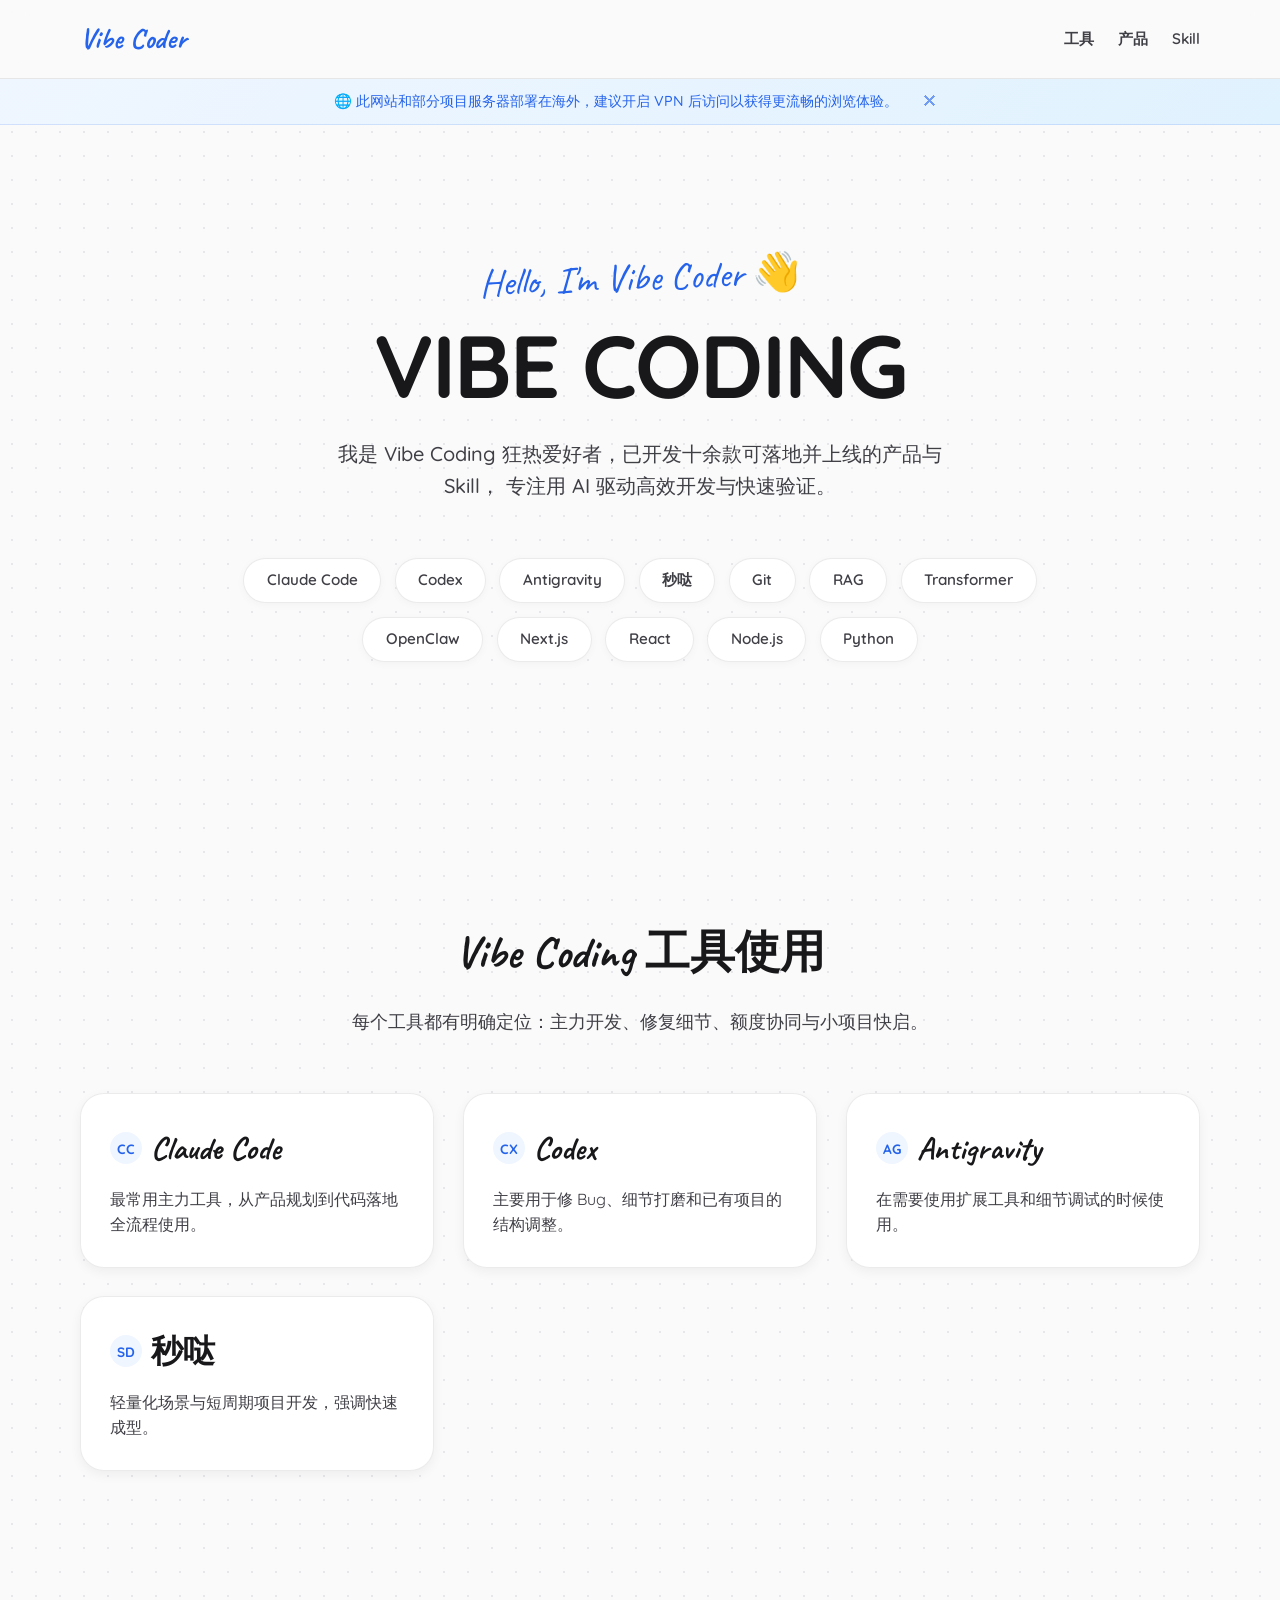
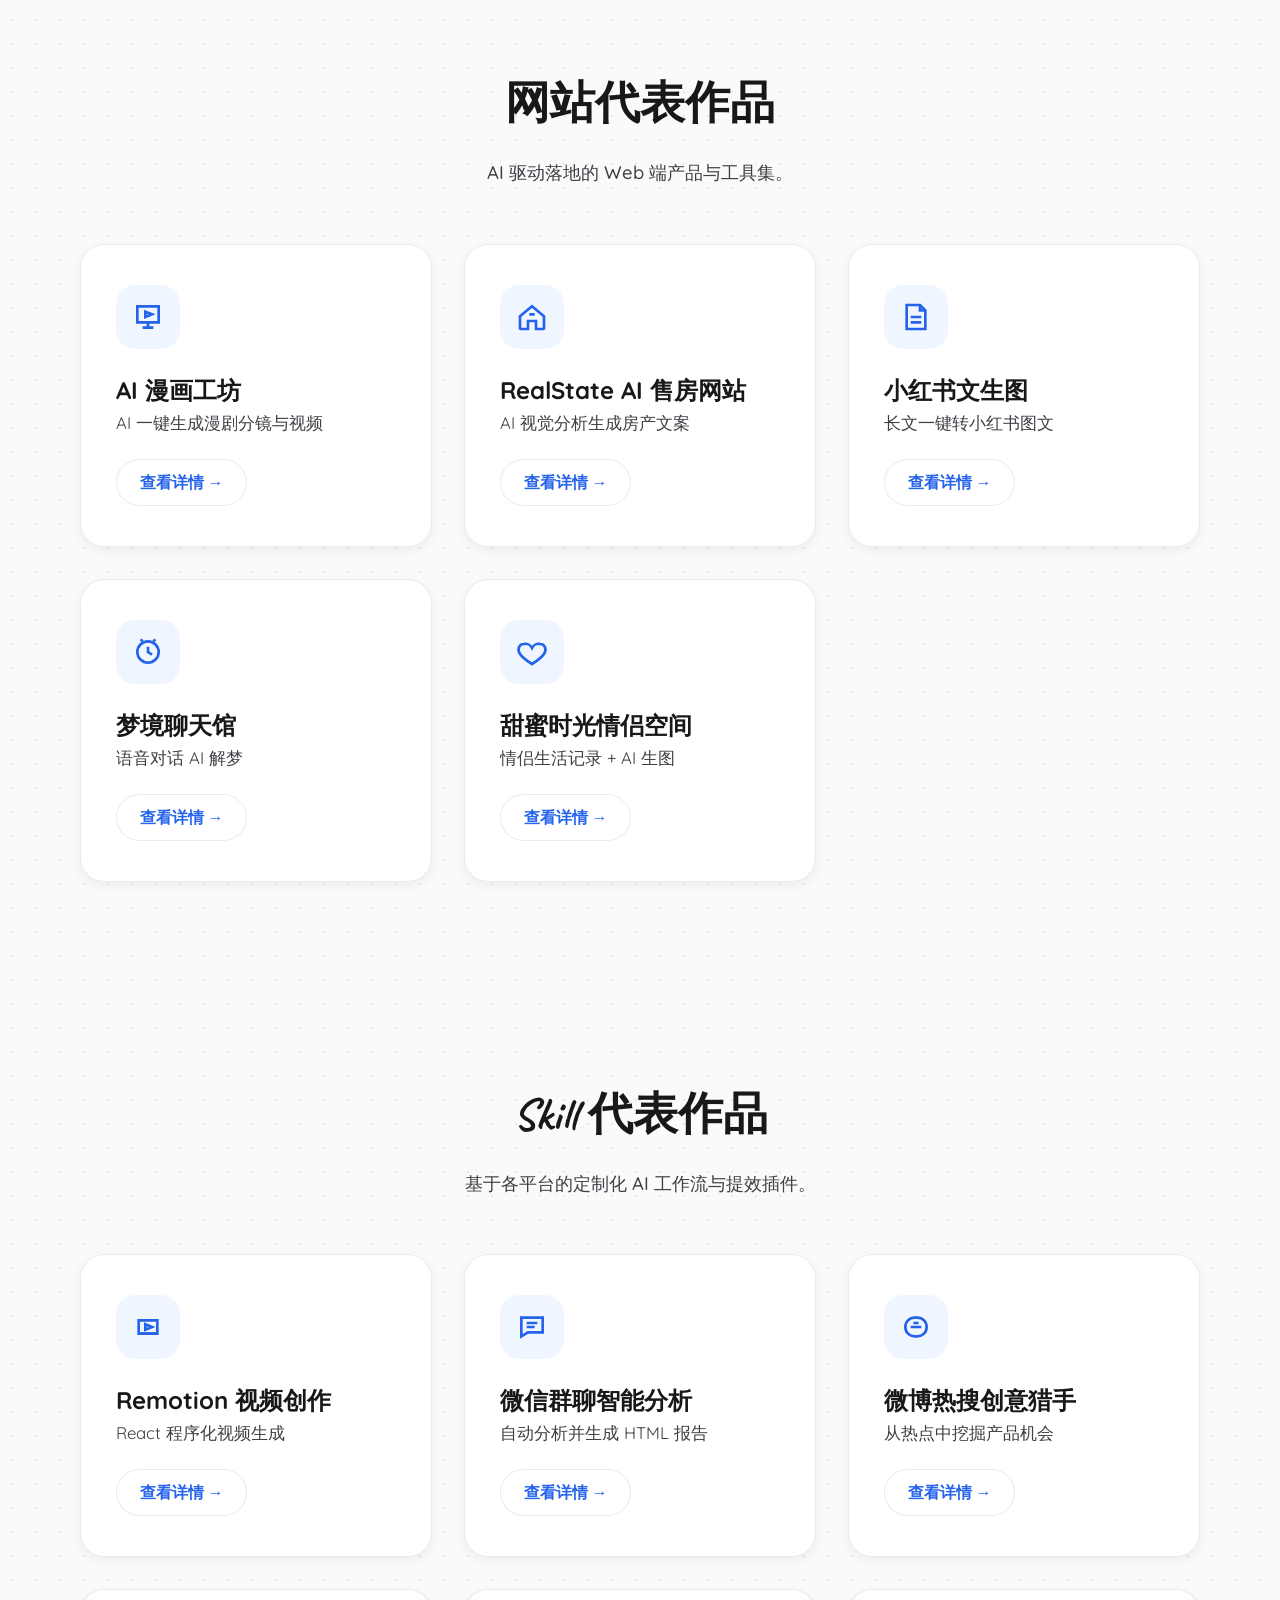
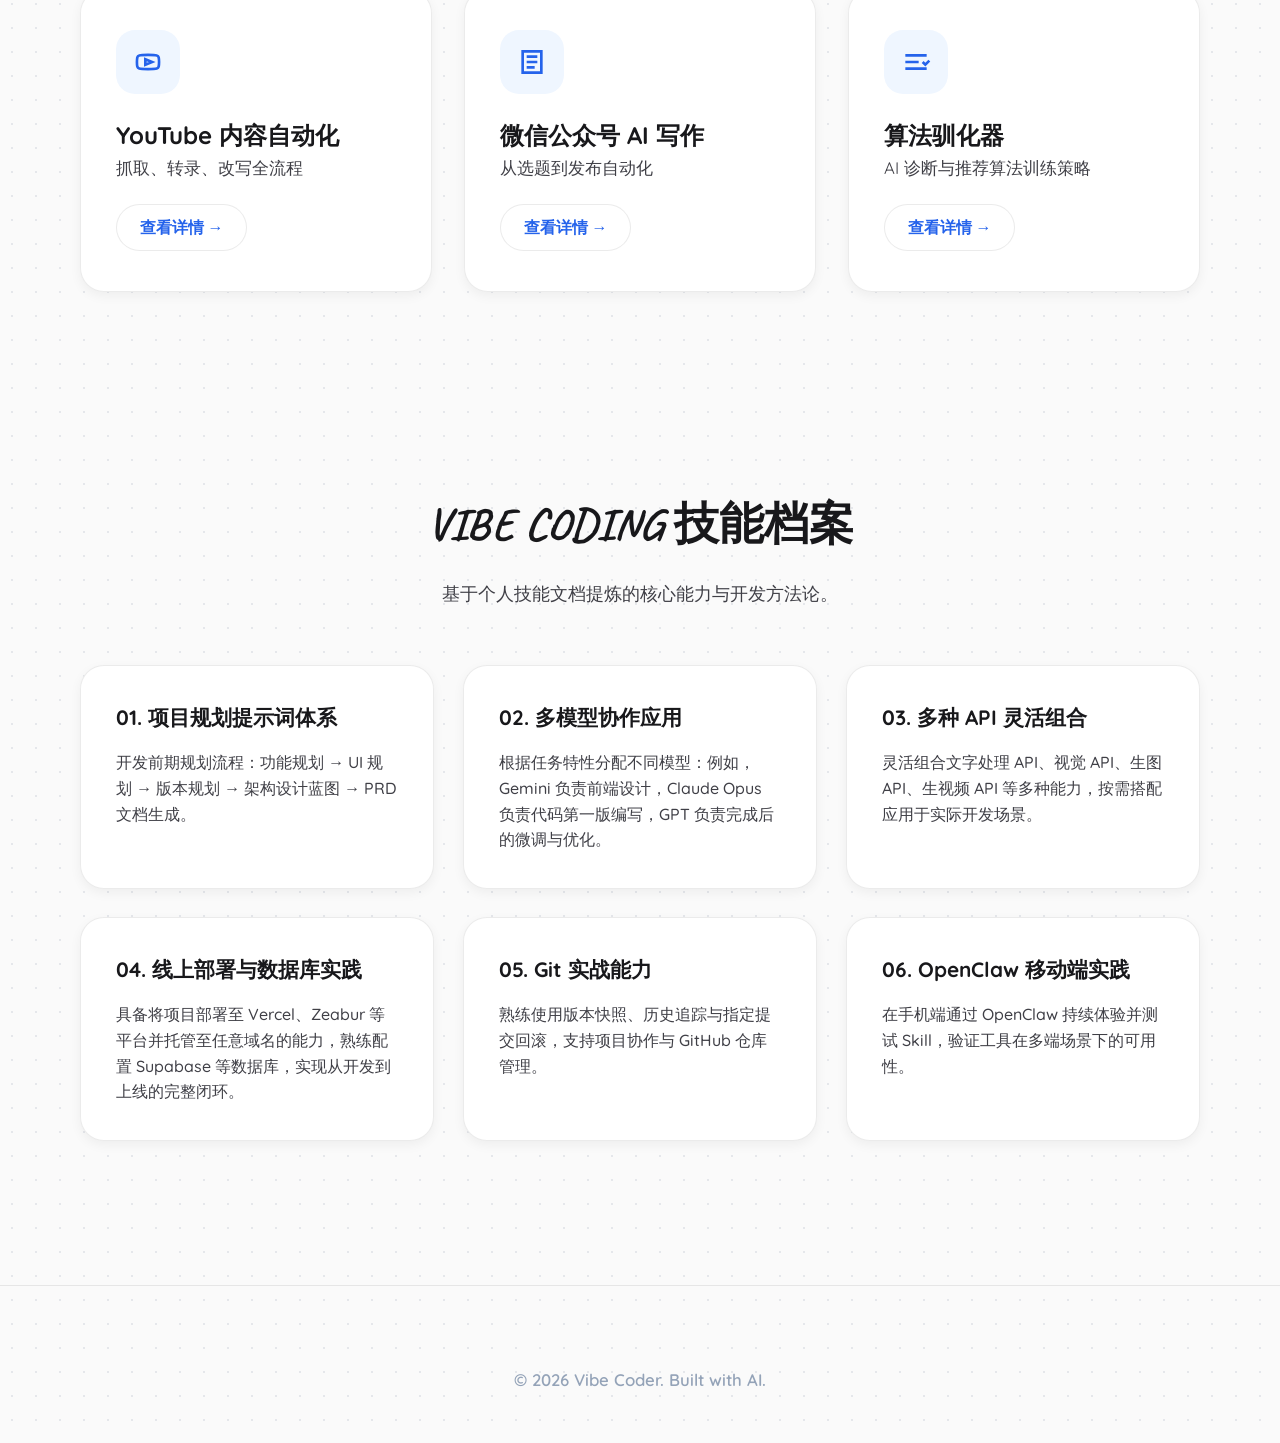
<file: index.html>
<!doctype html>
<html lang="zh-CN">

<head>
  <meta charset="utf-8">
  <meta name="viewport" content="width=device-width, initial-scale=1">
  <title>Vibe Coder | 个人主页</title>
  <meta name="description" content="Vibe Coder 个人主页：展示 AI Coding 工具熟练度与项目成果。">
  <!-- Fonts -->
  <link rel="preconnect" href="https://fonts.googleapis.com">
  <link rel="preconnect" href="https://fonts.gstatic.com" crossorigin>
  <link
    href="https://fonts.googleapis.com/css2?family=Caveat:wght@400;500;600;700&family=Quicksand:wght@300;400;500;600;700&display=swap"
    rel="stylesheet">
  <link rel="stylesheet" href="css/style.css?v=20260223-1">
</head>

<body>
  <header class="top-nav">
    <div class="container nav-inner">
      <div class="logo">Vibe Coder</div>
      <nav aria-label="主导航">
        <a href="#skills">工具</a>
        <a href="#projects">产品</a>
        <a href="#skill-projects">Skill</a>
      </nav>
    </div>
  </header>

  <div class="vpn-banner" id="vpn-banner">
    <p>🌐 此网站和部分项目服务器部署在海外，建议开启 VPN 后访问以获得更流畅的浏览体验。</p>
    <button onclick="this.parentElement.style.display='none'" aria-label="关闭提示">✕</button>
  </div>

  <main class="site-wrapper">
    <!-- Hero -->
    <section id="hero" class="section hero reveal">
      <p class="hero-kicker">Hello, I'm Vibe Coder 👋</p>
      <h1 class="hero-title">VIBE CODING</h1>
      <p class="hero-subtitle">
        我是 Vibe Coding 狂热爱好者，已开发十余款可落地并上线的产品与 Skill，
        专注用 AI 驱动高效开发与快速验证。
      </p>

      <ul class="skill-pills" aria-label="核心技能标签">
        <li>Claude Code</li>
        <li>Codex</li>
        <li>Antigravity</li>

        <li>秒哒</li>
        <li>Git</li>
        <li>RAG</li>
        <li>Transformer</li>
        <li>OpenClaw</li>
        <li>Next.js</li>
        <li>React</li>
        <li>Node.js</li>
        <li>Python</li>
      </ul>
    </section>

    <!-- Skills (Tools) -->
    <section id="skills" class="section container reveal">
      <h2 class="section-title">Vibe Coding 工具使用</h2>
      <p class="section-subtitle">每个工具都有明确定位：主力开发、修复细节、额度协同与小项目快启。</p>
      <div class="tools-grid">
        <article class="skill-row card tilt-card">
          <div class="skill-meta">
            <div class="skill-name"><span class="skill-mark">CC</span>Claude Code</div>
          </div>
          <p class="skill-feature">最常用主力工具，从产品规划到代码落地全流程使用。</p>
        </article>

        <article class="skill-row card tilt-card">
          <div class="skill-meta">
            <div class="skill-name"><span class="skill-mark">CX</span>Codex</div>
          </div>
          <p class="skill-feature">主要用于修 Bug、细节打磨和已有项目的结构调整。</p>
        </article>

        <article class="skill-row card tilt-card">
          <div class="skill-meta">
            <div class="skill-name"><span class="skill-mark">AG</span>Antigravity</div>
          </div>
          <p class="skill-feature">在需要使用扩展工具和细节调试的时候使用。</p>
        </article>

        <article class="skill-row card tilt-card">
          <div class="skill-meta">
            <div class="skill-name"><span class="skill-mark">SD</span>秒哒</div>
          </div>
          <p class="skill-feature">轻量化场景与短周期项目开发，强调快速成型。</p>
        </article>
      </div>
    </section>

    <!-- Web Projects -->
    <section id="projects" class="section container reveal">
      <h2 class="section-title">网站代表作品</h2>
      <p class="section-subtitle">AI 驱动落地的 Web 端产品与工具集。</p>

      <div class="project-grid">
        <a href="detail.html?item=web-manju" class="project-card card tilt-card" aria-label="查看详情">
          <div class="project-icon">
            <svg viewBox="0 0 24 24" fill="none">
              <path d="M4 4h16v12H4z" />
              <path d="m10 8 5 2-5 2z" />
              <path d="M8 20h8M12 16v4" />
            </svg>
          </div>
          <div>
            <h3>AI 漫画工坊</h3>
            <p>AI 一键生成漫剧分镜与视频</p>
          </div>
          <span class="btn-primary">查看详情 &rarr;</span>
        </a>

        <a href="detail.html?item=web-realstate" class="project-card card tilt-card" aria-label="查看详情">
          <div class="project-icon">
            <svg viewBox="0 0 24 24" fill="none">
              <path d="M3 11.5 12 4l9 7.5V20a1 1 0 0 1-1 1h-5v-6H9v6H4a1 1 0 0 1-1-1v-8.5Z" />
              <path d="M10 10h4" />
            </svg>
          </div>
          <div>
            <h3>RealState AI 售房网站</h3>
            <p>AI 视觉分析生成房产文案</p>
          </div>
          <span class="btn-primary">查看详情 &rarr;</span>
        </a>

        <a href="detail.html?item=web-xhs" class="project-card card tilt-card" aria-label="查看详情">
          <div class="project-icon">
            <svg viewBox="0 0 24 24" fill="none">
              <path d="M5 3h10l4 4v14H5z" />
              <path d="M15 3v4h4" />
              <path d="M8 12h8M8 16h8" />
            </svg>
          </div>
          <div>
            <h3>小红书文生图</h3>
            <p>长文一键转小红书图文</p>
          </div>
          <span class="btn-primary">查看详情 &rarr;</span>
        </a>

        <a href="detail.html?item=web-dream" class="project-card card tilt-card" aria-label="查看详情">
          <div class="project-icon">
            <svg viewBox="0 0 24 24" fill="none">
              <path d="M4 12a8 8 0 1 1 16 0 8 8 0 0 1-16 0Z" />
              <path d="M12 8v4l3 2" />
              <path d="M8 4 6.5 2.5M16 4l1.5-1.5" />
            </svg>
          </div>
          <div>
            <h3>梦境聊天馆</h3>
            <p>语音对话 AI 解梦</p>
          </div>
          <span class="btn-primary">查看详情 &rarr;</span>
        </a>



        <a href="detail.html?item=web-couple" class="project-card card tilt-card" aria-label="查看详情">
          <div class="project-icon">
            <svg viewBox="0 0 24 24" fill="none">
              <path
                d="M12 21s-7-4.35-9.33-8.1C.91 10.09 2.22 6 5.9 6A5.5 5.5 0 0 1 12 9a5.5 5.5 0 0 1 6.1-3c3.68 0 4.99 4.09 3.23 6.9C19 16.65 12 21 12 21Z" />
            </svg>
          </div>
          <div>
            <h3>甜蜜时光情侣空间</h3>
            <p>情侣生活记录 + AI 生图</p>
          </div>
          <span class="btn-primary">查看详情 &rarr;</span>
        </a>
      </div>
    </section>

    <!-- Skill Projects -->
    <section id="skill-projects" class="section container reveal">
      <h2 class="section-title">Skill 代表作品</h2>
      <p class="section-subtitle">基于各平台的定制化 AI 工作流与提效插件。</p>

      <div class="project-grid">
        <a href="detail.html?item=skill-remotion" class="project-card card tilt-card" aria-label="查看详情">
          <div class="project-icon">
            <svg viewBox="0 0 24 24" fill="none">
              <path d="M5 7h14v10H5z" />
              <path d="m10 10 5 2-5 2z" />
              <path d="M5 17h14" />
            </svg>
          </div>
          <div>
            <h3>Remotion 视频创作</h3>
            <p>React 程序化视频生成</p>
          </div>
          <span class="btn-primary">查看详情 &rarr;</span>
        </a>

        <a href="detail.html?item=skill-wechatlog" class="project-card card tilt-card" aria-label="查看详情">
          <div class="project-icon">
            <svg viewBox="0 0 24 24" fill="none">
              <path d="M4 5h16v11H9l-5 3V5Z" />
              <path d="M8 9h8M8 12h6" />
            </svg>
          </div>
          <div>
            <h3>微信群聊智能分析</h3>
            <p>自动分析并生成 HTML 报告</p>
          </div>
          <span class="btn-primary">查看详情 &rarr;</span>
        </a>

        <a href="detail.html?item=skill-weibo" class="project-card card tilt-card" aria-label="查看详情">
          <div class="project-icon">
            <svg viewBox="0 0 24 24" fill="none">
              <path d="M4 12c0-4 3-7 7-7h2c4 0 7 3 7 7s-3 7-7 7h-2c-4 0-7-3-7-7Z" />
              <path d="M8 12h8" />
              <path d="M10 9h4" />
            </svg>
          </div>
          <div>
            <h3>微博热搜创意猎手</h3>
            <p>从热点中挖掘产品机会</p>
          </div>
          <span class="btn-primary">查看详情 &rarr;</span>
        </a>

        <a href="detail.html?item=skill-youtube" class="project-card card tilt-card" aria-label="查看详情">
          <div class="project-icon">
            <svg viewBox="0 0 24 24" fill="none">
              <path
                d="M20 8.5a2 2 0 0 0-1.4-1.4C17.3 6.7 12 6.7 12 6.7s-5.3 0-6.6.4A2 2 0 0 0 4 8.5 20 20 0 0 0 3.7 12c0 1.2 0 2.4.3 3.5a2 2 0 0 0 1.4 1.4c1.3.4 6.6.4 6.6.4s5.3 0 6.6-.4a2 2 0 0 0 1.4-1.4c.2-1.1.3-2.3.3-3.5 0-1.2-.1-2.4-.3-3.5Z" />
              <path d="m10 10 5 2-5 2z" />
            </svg>
          </div>
          <div>
            <h3>YouTube 内容自动化</h3>
            <p>抓取、转录、改写全流程</p>
          </div>
          <span class="btn-primary">查看详情 &rarr;</span>
        </a>

        <a href="detail.html?item=skill-wechat-article" class="project-card card tilt-card" aria-label="查看详情">
          <div class="project-icon">
            <svg viewBox="0 0 24 24" fill="none">
              <path d="M5 4h14v16H5z" />
              <path d="M8 8h8M8 12h8M8 16h6" />
            </svg>
          </div>
          <div>
            <h3>微信公众号 AI 写作</h3>
            <p>从选题到发布自动化</p>
          </div>
          <span class="btn-primary">查看详情 &rarr;</span>
        </a>

        <a href="detail.html?item=skill-algorithm-tamer" class="project-card card tilt-card" aria-label="查看详情">
          <div class="project-icon">
            <svg viewBox="0 0 24 24" fill="none">
              <path d="M4 7h16M4 12h10M4 17h16" />
              <path d="M17 12l2 2 3-3" />
            </svg>
          </div>
          <div>
            <h3>算法驯化器</h3>
            <p>AI 诊断与推荐算法训练策略</p>
          </div>
          <span class="btn-primary">查看详情 &rarr;</span>
        </a>
      </div>
    </section>

    <!-- Vibe Skills Archive -->
    <section class="section container reveal">
      <h2 class="section-title">VIBE CODING 技能档案</h2>
      <p class="section-subtitle">基于个人技能文档提炼的核心能力与开发方法论。</p>

      <div class="vibe-skill-grid">
        <article class="vibe-skill-card card tilt-card">
          <h3>01. 项目规划提示词体系</h3>
          <p>开发前期规划流程：功能规划 → UI 规划 → 版本规划 → 架构设计蓝图 → PRD 文档生成。</p>
        </article>

        <article class="vibe-skill-card card tilt-card">
          <h3>02. 多模型协作应用</h3>
          <p>根据任务特性分配不同模型：例如，Gemini 负责前端设计，Claude Opus 负责代码第一版编写，GPT 负责完成后的微调与优化。</p>
        </article>

        <article class="vibe-skill-card card tilt-card">
          <h3>03. 多种 API 灵活组合</h3>
          <p>灵活组合文字处理 API、视觉 API、生图 API、生视频 API 等多种能力，按需搭配应用于实际开发场景。</p>
        </article>

        <article class="vibe-skill-card card tilt-card">
          <h3>04. 线上部署与数据库实践</h3>
          <p>具备将项目部署至 Vercel、Zeabur 等平台并托管至任意域名的能力，熟练配置 Supabase 等数据库，实现从开发到上线的完整闭环。</p>
        </article>

        <article class="vibe-skill-card card tilt-card">
          <h3>05. Git 实战能力</h3>
          <p>熟练使用版本快照、历史追踪与指定提交回滚，支持项目协作与 GitHub 仓库管理。</p>
        </article>

        <article class="vibe-skill-card card tilt-card">
          <h3>06. OpenClaw 移动端实践</h3>
          <p>在手机端通过 OpenClaw 持续体验并测试 Skill，验证工具在多端场景下的可用性。</p>
        </article>
      </div>
    </section>
  </main>

  <footer class="footer">
    <div class="container container-inner">
      <p class="copyright">© <span id="year"></span> Vibe Coder. Built with AI.</p>
    </div>
  </footer>

  <script src="js/main.js?v=20260223-1"></script>
</body>

</html>
</file>
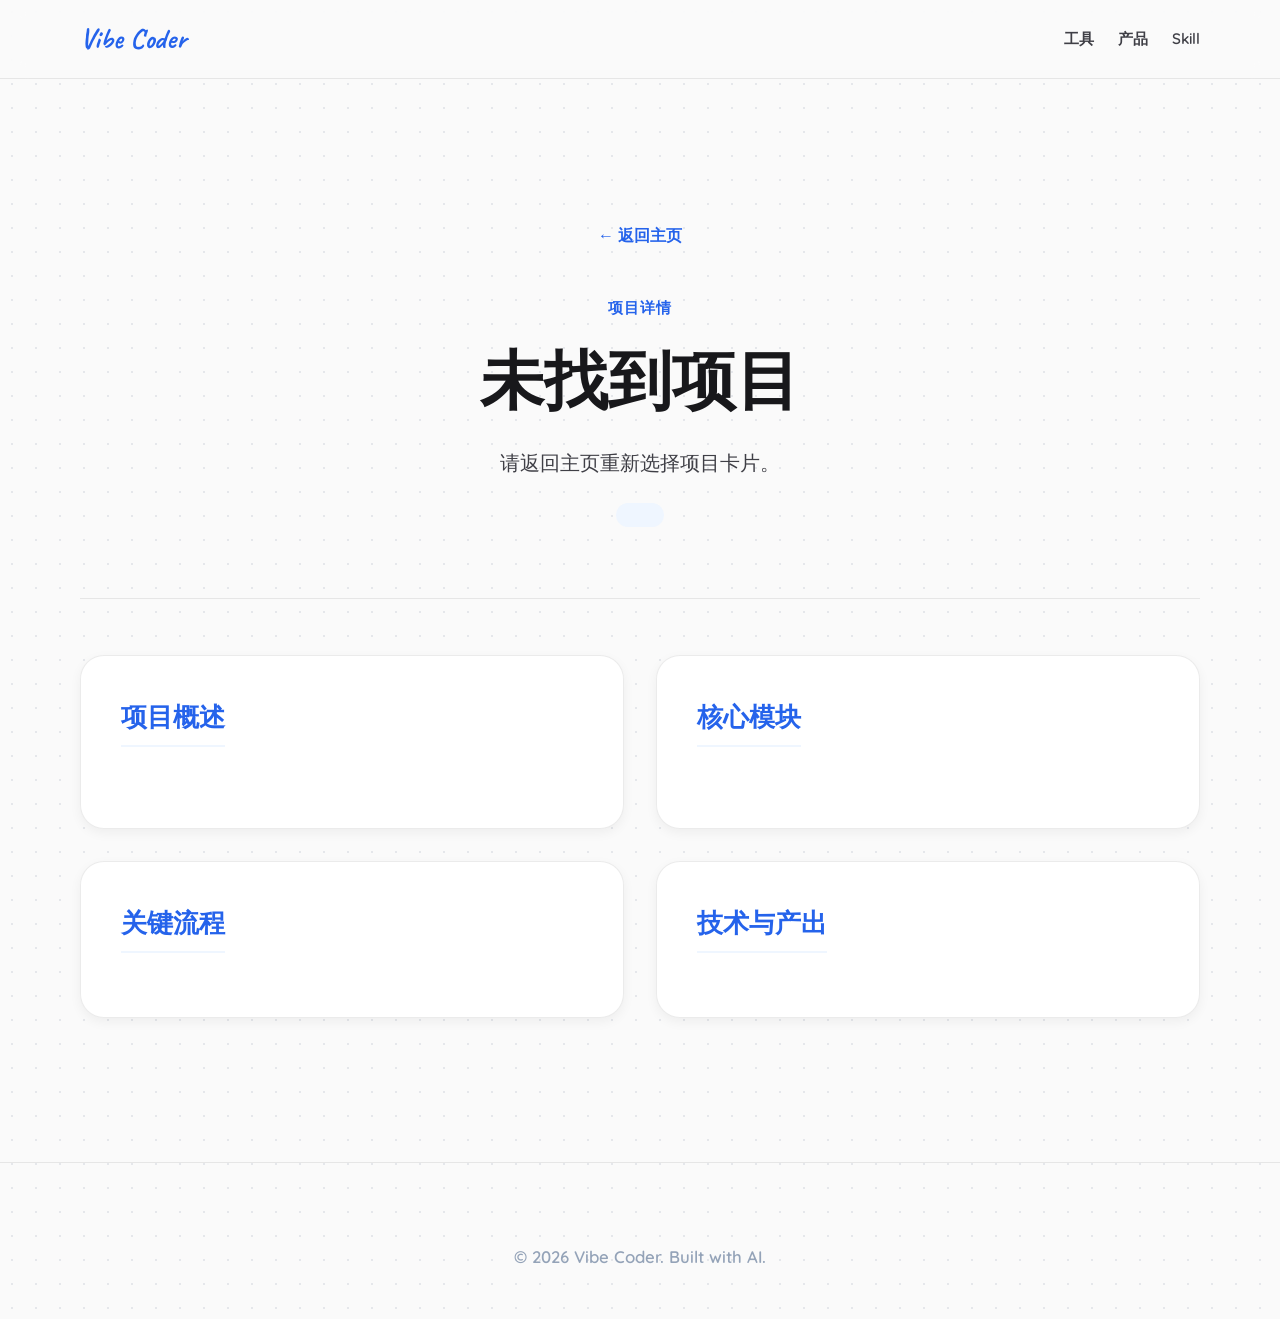
<file: detail.html>
<!doctype html>
<html lang="zh-CN">

<head>
  <meta charset="utf-8">
  <meta name="viewport" content="width=device-width, initial-scale=1">
  <title>项目详情 | Vibe Coder</title>
  <meta name="description" content="Vibe Coder 项目详情页">
  <link rel="preconnect" href="https://fonts.googleapis.com">
  <link rel="preconnect" href="https://fonts.gstatic.com" crossorigin>
  <link
    href="https://fonts.googleapis.com/css2?family=Caveat:wght@400;500;600;700&family=Quicksand:wght@300;400;500;600;700&display=swap"
    rel="stylesheet">
  <link rel="stylesheet" href="css/style.css?v=20260223-1">
</head>

<body>
  <header class="top-nav">
    <div class="container nav-inner">
      <div class="logo">Vibe Coder</div>
      <nav aria-label="主导航">
        <a href="index.html#skills">工具</a>
        <a href="index.html#projects">产品</a>
        <a href="index.html#skill-projects">Skill</a>
      </nav>
    </div>
  </header>

  <main class="site-wrapper detail-main container section">
    <div class="detail-header reveal">
      <a class="back-link" href="index.html">← 返回主页</a>
      <p id="detail-category" class="detail-category"></p>
      <h1 id="detail-title" class="detail-title"></h1>
      <p id="detail-tagline" class="detail-tagline"></p>

      <div id="detail-special-note" class="detail-special-note" hidden></div>
      <div id="detail-links" class="detail-links"></div>
    </div>

    <div class="detail-content-grid reveal">
      <article class="detail-card card tilt-card">
        <h2>项目概述</h2>
        <p id="detail-summary"></p>
        <p id="detail-positioning"></p>
      </article>

      <article class="detail-card card tilt-card">
        <h2>核心模块</h2>
        <ul id="detail-modules" class="detail-list"></ul>
      </article>

      <article class="detail-card card tilt-card">
        <h2>关键流程</h2>
        <ol id="detail-flow" class="detail-list"></ol>
      </article>

      <article class="detail-card card tilt-card">
        <h2>技术与产出</h2>
        <ul id="detail-stack" class="detail-list"></ul>
      </article>
    </div>
  </main>

  <footer class="footer">
    <div class="container container-inner">
      <p class="copyright">© <span id="year"></span> Vibe Coder. Built with AI.</p>
    </div>
  </footer>

  <script src="js/detail-data.js"></script>
  <script src="js/detail.js"></script>
  <script src="js/main.js?v=20260223-1"></script>
</body>

</html>
</file>
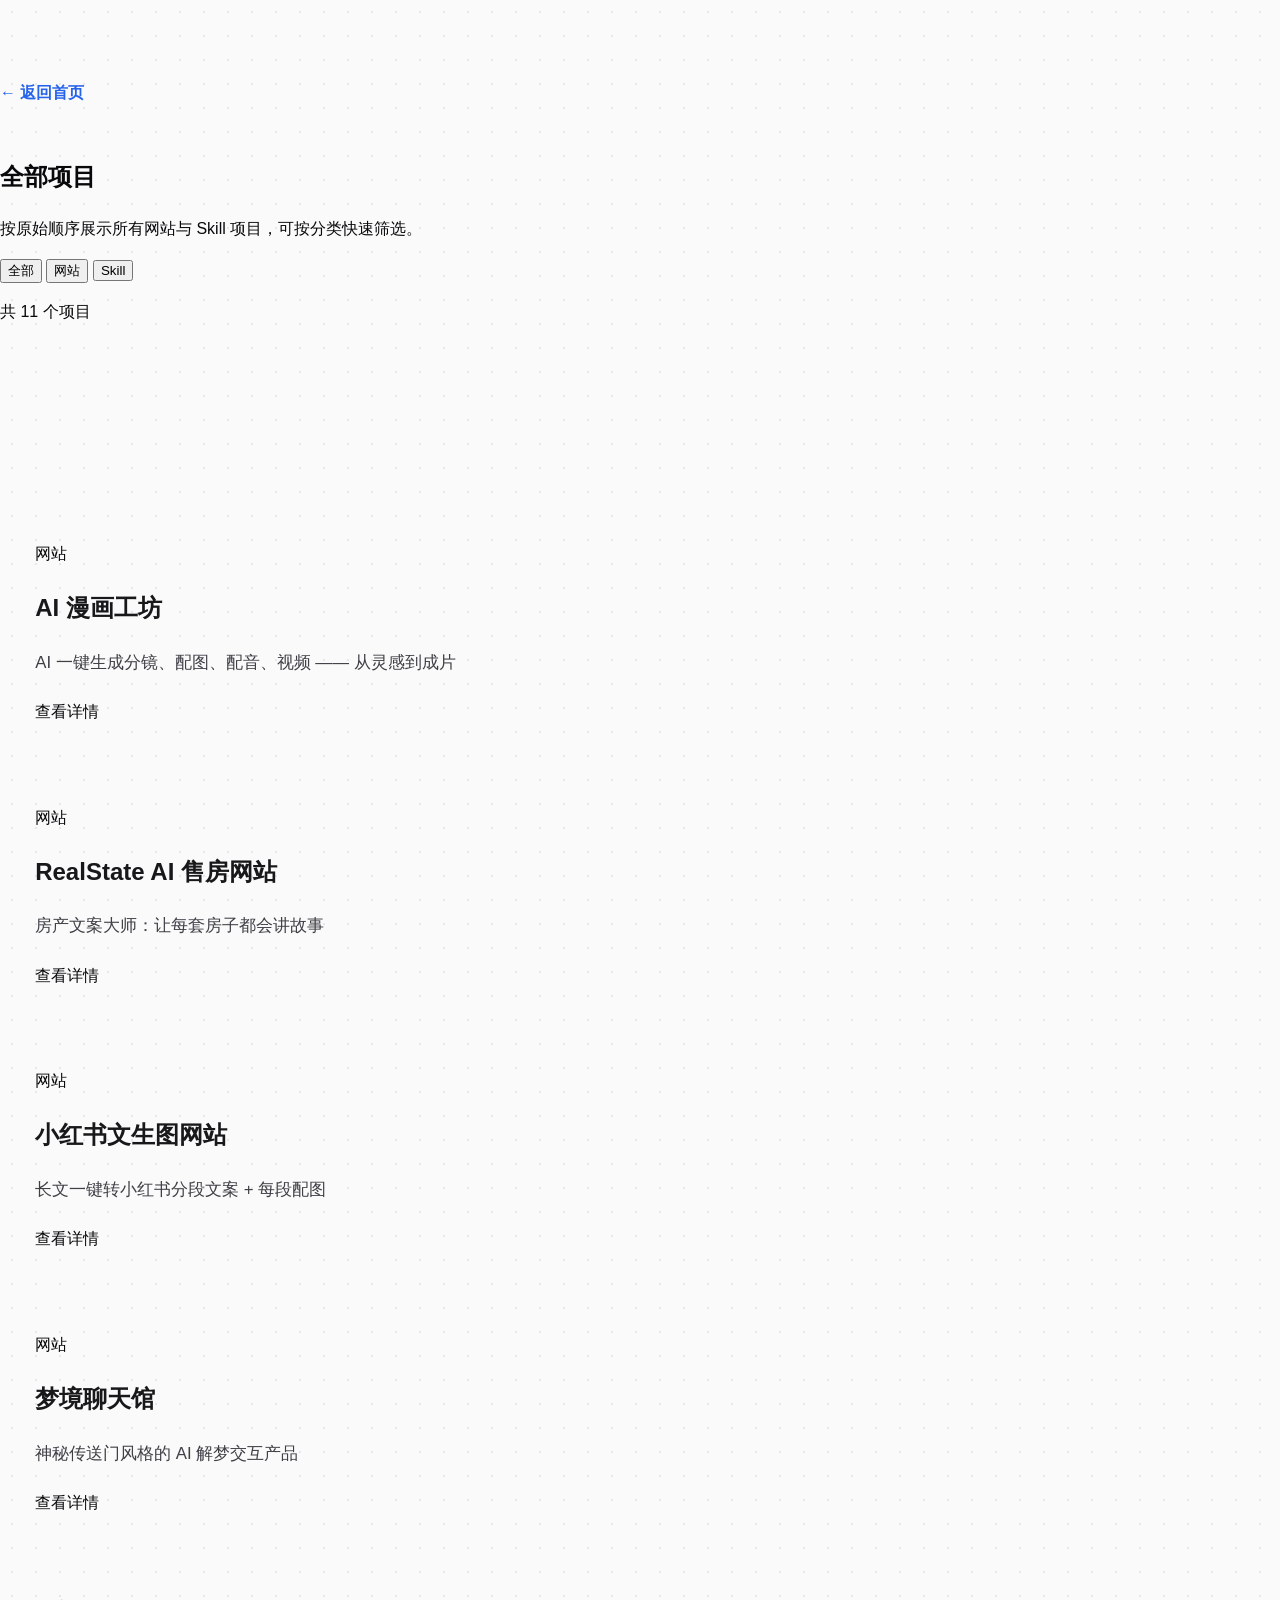
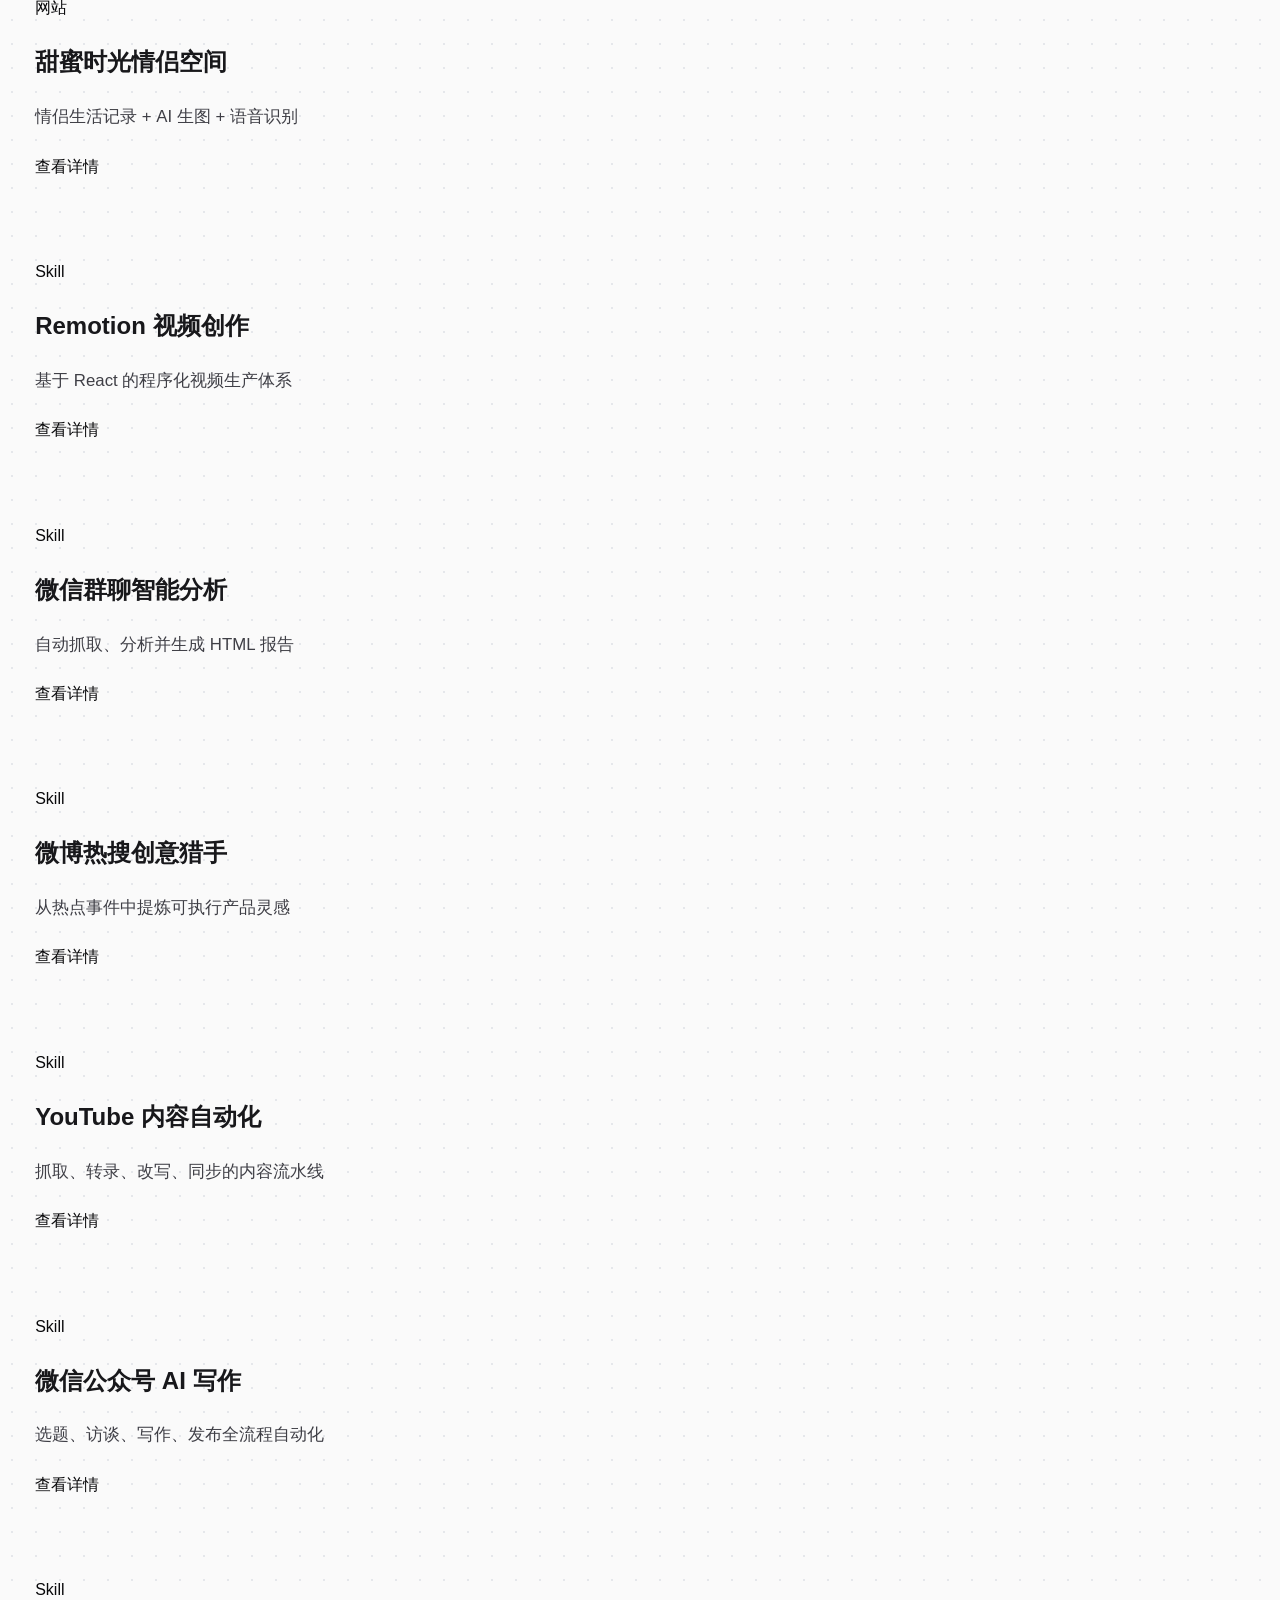
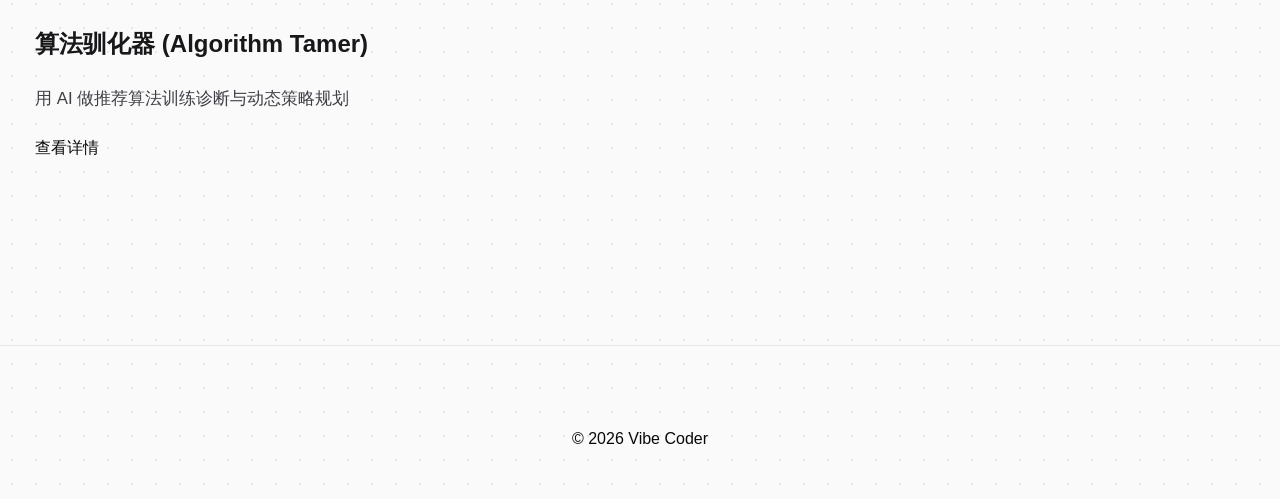
<file: projects.html>
﻿<!doctype html>
<html lang="zh-CN">
<head>
  <meta charset="utf-8">
  <meta name="viewport" content="width=device-width, initial-scale=1">
  <title>全部项目 | Vibe Coder</title>
  <meta name="description" content="Vibe Coder 全部项目列表，按分类浏览网站与 Skill 作品。">
  <link rel="preconnect" href="https://fonts.googleapis.com">
  <link rel="preconnect" href="https://fonts.gstatic.com" crossorigin>
  <link rel="stylesheet" href="css/style.css">
</head>
<body class="page-projects">
  <main class="site-wrapper">
    <section class="section reveal">
      <div class="panel page-head">
        <a class="back-link" href="index.html">← 返回首页</a>
        <h1 class="page-title">全部项目</h1>
        <p class="page-subtitle">按原始顺序展示所有网站与 Skill 项目，可按分类快速筛选。</p>
        <div class="filter-group" role="tablist" aria-label="项目分类筛选">
          <button type="button" class="filter-btn is-active" data-filter="all" aria-pressed="true">全部</button>
          <button type="button" class="filter-btn" data-filter="web" aria-pressed="false">网站</button>
          <button type="button" class="filter-btn" data-filter="skill" aria-pressed="false">Skill</button>
        </div>
        <p id="projects-count" class="projects-count"></p>
      </div>
    </section>

    <section class="section reveal">
      <div id="projects-grid" class="card-grid projects-grid" aria-live="polite"></div>
    </section>
  </main>

  <footer class="footer">
    <p>© <span id="year"></span> Vibe Coder</p>
  </footer>

  <script src="js/detail-data.js"></script>
  <script src="js/projects.js"></script>
  <script src="js/main.js"></script>
</body>
</html>
</file>
<file: css/style.css>
:root {
  --bg-main: #FAFAFA;
  --bg-panel: #FFFFFF;
  --text-main: #09090B;
  --text-sub: #3F3F46;
  --primary: #18181B;
  --accent: #2563EB;
  --accent-light: #eff6ff;
  --border: rgba(0, 0, 0, 0.08);
  --shadow-sm: 0 4px 12px rgba(0, 0, 0, 0.05);
  --shadow-md: 0 12px 32px rgba(0, 0, 0, 0.08);
  --shadow-lg: 0 24px 64px rgba(0, 0, 0, 0.12);
  --container: min(1120px, calc(100% - 2rem));
  --transition-smooth: cubic-bezier(0.16, 1, 0.3, 1);
  --spring: cubic-bezier(0.34, 1.56, 0.64, 1);
}

*,
*::before,
*::after {
  box-sizing: border-box;
}

html {
  scroll-behavior: smooth;
}

body {
  margin: 0;
  font-family: 'Quicksand', sans-serif;
  color: var(--text-main);
  background-color: var(--bg-main);
  background-image: radial-gradient(#e5e7eb 1px, transparent 1px);
  background-size: 24px 24px;
  line-height: 1.6;
}

a {
  color: inherit;
  text-decoration: none;
}

/* Typography */
h1,
h2,
h3,
.hero-kicker,
.logo,
.skill-name {
  font-family: 'Caveat', cursive;
}

/* Navigation */
.top-nav {
  position: sticky;
  top: 0;
  z-index: 100;
  background: rgba(250, 250, 250, 0.8);
  backdrop-filter: blur(12px);
  -webkit-backdrop-filter: blur(12px);
  border-bottom: 1px solid var(--border);
  padding: 1rem 0;
}

.nav-inner {
  max-width: var(--container);
  margin: 0 auto;
  display: flex;
  justify-content: space-between;
  align-items: center;
}

.logo {
  font-size: 1.8rem;
  font-weight: 700;
  color: var(--accent);
}

.top-nav nav {
  display: flex;
  gap: 1.5rem;
}

.top-nav a {
  font-weight: 600;
  font-size: 0.95rem;
  color: var(--text-sub);
  transition: color 0.2s;
}

.top-nav a:hover {
  color: var(--accent);
}

/* VPN Banner */
.vpn-banner {
  background: linear-gradient(135deg, #eff6ff, #e0f2fe);
  border-bottom: 1px solid rgba(37, 99, 235, 0.15);
  padding: 0.65rem 1.5rem;
  display: flex;
  justify-content: center;
  align-items: center;
  gap: 1rem;
  position: relative;
}

.vpn-banner p {
  margin: 0;
  font-size: 0.9rem;
  font-weight: 500;
  color: var(--accent);
}

.vpn-banner button {
  background: none;
  border: none;
  color: var(--accent);
  font-size: 1rem;
  cursor: pointer;
  opacity: 0.6;
  transition: opacity 0.2s;
  padding: 0.2rem 0.5rem;
}

.vpn-banner button:hover {
  opacity: 1;
}

/* Utilities */
.container {
  max-width: var(--container);
  margin: 0 auto;
}

.section {
  padding: 5rem 0;
}

.section-title {
  font-size: 2.8rem;
  margin-bottom: 0.5rem;
  color: var(--primary);
  text-align: center;
}

.section-subtitle {
  text-align: center;
  color: var(--text-sub);
  margin-bottom: 3.5rem;
  font-size: 1.15rem;
  font-weight: 500;
}

.card {
  background: var(--bg-panel);
  border-radius: 1.5rem;
  border: 1px solid var(--border);
  box-shadow: var(--shadow-sm);
  padding: 2rem;
  transition: all 0.4s var(--spring);
}

.reveal {
  opacity: 0;
  transform: translateY(30px);
  transition: opacity 0.8s var(--transition-smooth), transform 0.8s var(--transition-smooth);
}

.reveal.is-visible {
  opacity: 1;
  transform: translateY(0);
}

/* Hero */
.hero {
  text-align: center;
  padding: 6rem 0;
  display: flex;
  flex-direction: column;
  align-items: center;
  justify-content: center;
  min-height: 75vh;
}

.hero-kicker {
  color: var(--accent);
  font-size: 2.4rem;
  margin: 0 0 0.5rem;
  transform: rotate(-2deg);
}

.hero-title {
  font-family: 'Quicksand', sans-serif;
  font-size: clamp(3.5rem, 8vw, 5.5rem);
  font-weight: 800;
  letter-spacing: -0.02em;
  margin: 0 0 1.5rem;
  color: var(--primary);
  line-height: 1.1;
}

.hero-subtitle {
  font-size: 1.25rem;
  color: var(--text-sub);
  max-width: 650px;
  margin: 0 auto 2.5rem;
  font-weight: 500;
}

.skill-pills {
  list-style: none;
  padding: 0;
  display: flex;
  flex-wrap: wrap;
  gap: 0.85rem;
  justify-content: center;
  max-width: 800px;
}

.skill-pills li {
  background: var(--bg-panel);
  border: 1px solid var(--border);
  padding: 0.6rem 1.4rem;
  border-radius: 999px;
  font-weight: 600;
  font-size: 0.95rem;
  color: var(--text-sub);
  box-shadow: 0 2px 8px rgba(0, 0, 0, 0.03);
  transition: transform 0.3s var(--spring), box-shadow 0.3s var(--spring), border-color 0.3s ease, color 0.3s ease;
  cursor: default;
}

.skill-pills li:hover {
  transform: translateY(-4px) scale(1.02);
  box-shadow: var(--shadow-md);
  color: var(--accent);
  border-color: rgba(37, 99, 235, 0.3);
}

/* Skills (Tools) */
.tools-grid {
  display: grid;
  grid-template-columns: repeat(auto-fit, minmax(320px, 1fr));
  gap: 1.8rem;
}

.skill-row {
  display: flex;
  flex-direction: column;
  gap: 0.8rem;
  padding: 1.8rem;
}

.skill-row:hover {
  transform: translateY(-6px);
  box-shadow: var(--shadow-md);
  border-color: rgba(37, 99, 235, 0.2);
}

.skill-meta {
  display: flex;
  justify-content: space-between;
  align-items: center;
}

.skill-name {
  font-size: 2rem;
  font-weight: 700;
  color: var(--primary);
  display: flex;
  align-items: center;
  gap: 0.6rem;
}

.skill-mark {
  background: var(--accent-light);
  color: var(--accent);
  font-family: 'Quicksand', sans-serif;
  font-size: 0.85rem;
  width: 32px;
  height: 32px;
  border-radius: 50%;
  display: grid;
  place-items: center;
}

.skill-value {
  font-weight: 700;
  color: var(--accent);
  font-size: 1.1rem;
}

.skill-feature {
  color: var(--text-sub);
  font-size: 1rem;
  margin: 0;
}

.progress-track {
  height: 8px;
  background: #f1f5f9;
  border-radius: 999px;
  overflow: hidden;
  margin-top: auto;
}

.progress-fill {
  background: var(--accent);
  height: 100%;
  border-radius: 999px;
  width: 0;
  transition: width 1.5s var(--spring);
}

.skill-row.animated .progress-fill {
  width: var(--target);
}

/* Projects (Masonry Grid) */
.project-grid {
  display: grid;
  grid-template-columns: repeat(auto-fit, minmax(320px, 1fr));
  gap: 2rem;
}

.project-card {
  display: flex;
  flex-direction: column;
  align-items: flex-start;
  gap: 1.4rem;
  text-align: left;
  cursor: pointer;
  padding: 2.5rem 2.2rem;
  text-decoration: none;
  color: inherit;
  transition-delay: calc(var(--card-delay, 0) * 0.05s);
  position: relative;
  overflow: hidden;
}

.project-card:hover {
  transform: translateY(-8px);
  box-shadow: var(--shadow-lg);
  border-color: rgba(37, 99, 235, 0.3);
}

.project-icon {
  width: 64px;
  height: 64px;
  background: var(--accent-light);
  border-radius: 1.2rem;
  display: grid;
  place-items: center;
  transition: transform 0.4s var(--spring), background 0.4s ease;
}

.project-icon svg {
  width: 32px;
  height: 32px;
  stroke: var(--accent);
  stroke-width: 2;
  transition: stroke 0.4s ease;
}

.project-card:hover .project-icon {
  transform: scale(1.1) rotate(-5deg);
  background: var(--accent);
}

.project-card:hover .project-icon svg {
  stroke: #fff;
}

.project-card h3 {
  margin: 0;
  font-family: 'Quicksand', sans-serif;
  font-size: 1.5rem;
  font-weight: 700;
  color: var(--primary);
}

.project-card p {
  margin: 0;
  color: var(--text-sub);
  font-size: 1.05rem;
}

.btn-primary {
  display: inline-flex;
  align-items: center;
  gap: 0.5rem;
  background: var(--bg-panel);
  color: var(--accent);
  font-weight: 600;
  padding: 0.6rem 1.4rem;
  border-radius: 999px;
  border: 1px solid var(--border);
  transition: all 0.3s var(--spring);
  margin-top: auto;
}

.project-card:hover .btn-primary {
  background: var(--accent);
  color: #fff;
  border-color: var(--accent);
  transform: translateX(5px);
}

/* Vibe Skills */
.vibe-skill-grid {
  display: grid;
  grid-template-columns: repeat(auto-fit, minmax(320px, 1fr));
  gap: 1.8rem;
}

.vibe-skill-card {
  padding: 2.2rem;
}

.vibe-skill-card h3 {
  font-family: 'Quicksand', sans-serif;
  font-size: 1.3rem;
  color: var(--primary);
  margin: 0 0 1rem;
}

.vibe-skill-card p {
  color: var(--text-sub);
  margin: 0;
  font-weight: 500;
}

.vibe-skill-card code {
  display: block;
  margin-top: 1.2rem;
  background: #f1f5f9;
  color: #334155;
  padding: 0.85rem;
  border-radius: 0.5rem;
  font-family: monospace;
  font-size: 0.9rem;
}

/* Footer */
.footer {
  text-align: center;
  padding: 4rem 0 2rem;
  border-top: 1px solid var(--border);
  margin-top: 4rem;
}

.copyright {
  color: #94a3b8;
  font-weight: 600;
  font-size: 1.05rem;
}

/* Tilt Card */
.tilt-card {
  transform-style: preserve-3d;
}

@media (max-width: 768px) {
  .section {
    padding: 3rem 0;
  }

  .hero {
    min-height: 60vh;
    padding: 4rem 0;
  }

  .top-nav nav {
    display: none;
  }
}

/* ── Detail Page Styling ────────────────────────── */
.detail-main {
  padding-bottom: 5rem;
}

.detail-header {
  text-align: center;
  margin-bottom: 3.5rem;
  padding: 4rem 0 2rem;
  border-bottom: 1px solid var(--border);
}

.back-link {
  display: inline-block;
  margin-bottom: 2rem;
  font-weight: 600;
  color: var(--accent);
  transition: transform 0.3s var(--spring);
}

.back-link:hover {
  transform: translateX(-5px);
}

.detail-category {
  color: var(--accent);
  font-weight: 600;
  font-size: 0.95rem;
  letter-spacing: 0.05em;
  text-transform: uppercase;
  margin-bottom: 0.5rem;
}

.detail-title {
  font-family: 'Quicksand', sans-serif;
  font-size: clamp(2.5rem, 6vw, 4rem);
  font-weight: 800;
  color: var(--primary);
  margin: 0 0 1rem;
}

.detail-tagline {
  font-size: 1.25rem;
  color: var(--text-sub);
  max-width: 600px;
  margin: 0 auto 1.5rem;
}

.detail-special-note {
  display: inline-block;
  background: var(--accent-light);
  color: var(--accent);
  padding: 0.75rem 1.5rem;
  border-radius: 999px;
  font-size: 0.95rem;
  font-weight: 500;
  margin-bottom: 2rem;
}

.detail-links {
  display: flex;
  justify-content: center;
  gap: 1rem;
  flex-wrap: wrap;
}

.detail-link-btn {
  display: inline-flex;
  align-items: center;
  gap: 0.5rem;
  background: var(--bg-panel);
  color: var(--primary);
  font-weight: 600;
  padding: 0.75rem 1.5rem;
  border-radius: 999px;
  border: 1px solid var(--border);
  box-shadow: 0 2px 8px rgba(0, 0, 0, 0.03);
  transition: all 0.3s var(--spring);
}

.detail-link-btn:hover {
  background: var(--accent);
  color: #fff;
  border-color: var(--accent);
  transform: translateY(-3px);
  box-shadow: var(--shadow-sm);
}

.detail-content-grid {
  display: grid;
  grid-template-columns: repeat(2, 1fr);
  gap: 2rem;
}

.detail-card {
  padding: 2.5rem;
}

.detail-card h2 {
  font-family: 'Quicksand', sans-serif;
  font-size: 1.6rem;
  color: var(--accent);
  margin: 0 0 1.5rem;
  border-bottom: 2px solid var(--accent-light);
  padding-bottom: 0.5rem;
  display: inline-block;
}

.detail-card p {
  color: var(--text-sub);
  font-size: 1.05rem;
  line-height: 1.7;
}

.detail-list {
  padding-left: 1.2rem;
  margin: 0;
  color: var(--text-sub);
  font-size: 1.05rem;
}

.detail-list li {
  margin-bottom: 0.75rem;
}

@media (max-width: 768px) {
  .section {
    padding: 3rem 0;
  }

  .hero {
    min-height: 60vh;
    padding: 4rem 0;
  }

  .top-nav nav {
    display: none;
  }

  .detail-content-grid {
    grid-template-columns: 1fr;
  }
}
</file>
